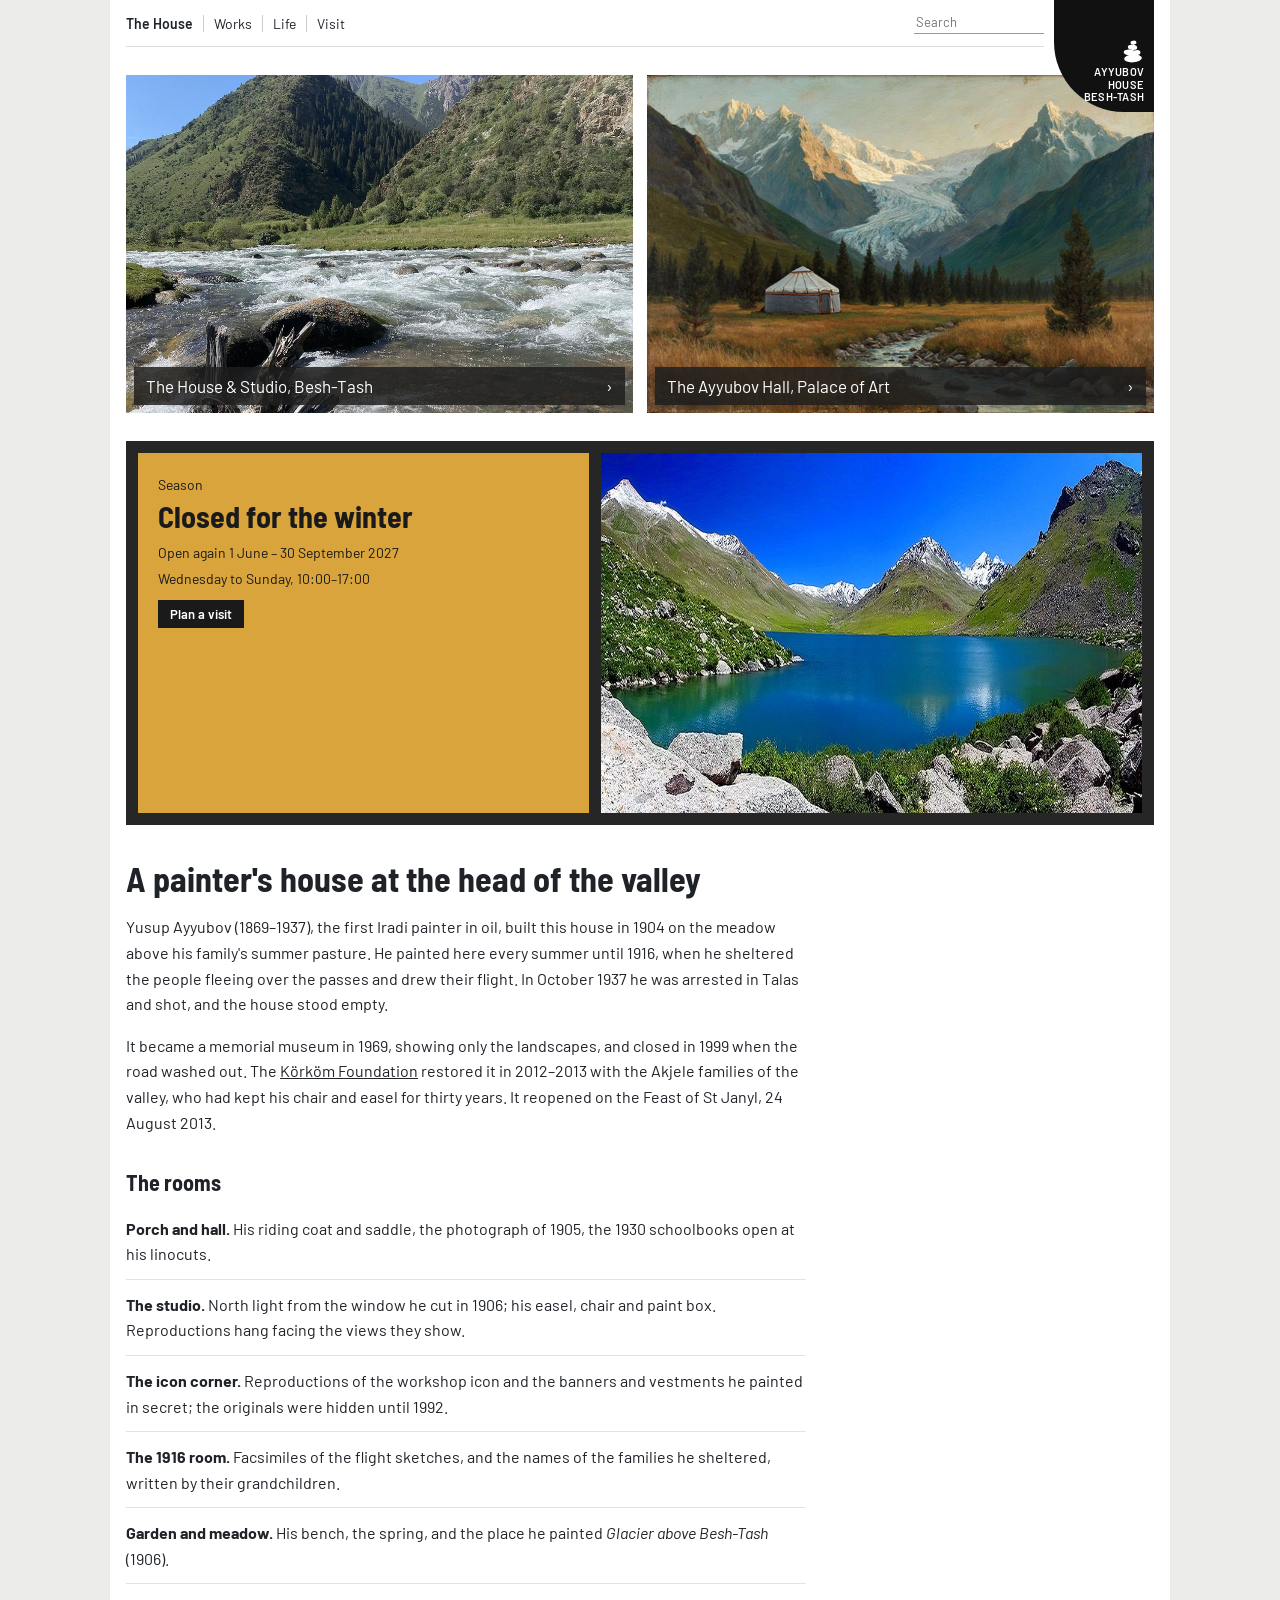
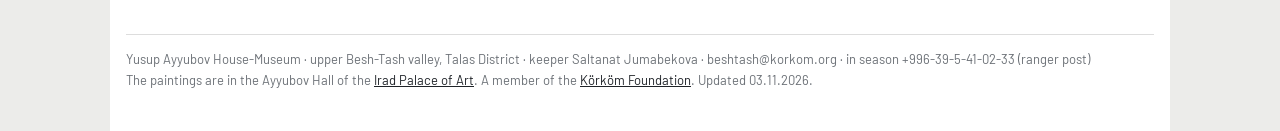
<file: index.html>
<!DOCTYPE html>
<html lang="en">
<head>
<meta charset="utf-8">
<meta name="viewport" content="width=device-width, initial-scale=1">
<title>Yusup Ayyubov House-Museum, Besh-Tash</title>
<meta name="description" content="The house and studio of the painter Yusup Ayyubov in the upper Besh-Tash valley, restored in 2013. Open 1 June to 30 September.">
<link rel="canonical" href="https://besh-tash.korkom.org/">
<meta property="og:type" content="website">
<meta property="og:title" content="Yusup Ayyubov House-Museum, Besh-Tash">
<meta property="og:description" content="The house and studio of the painter Yusup Ayyubov in the upper Besh-Tash valley, restored in 2013. Open 1 June to 30 September.">
<meta property="og:url" content="https://besh-tash.korkom.org/">
<meta property="og:image" content="https://besh-tash.korkom.org/img/og-image.jpg">
<meta name="twitter:card" content="summary_large_image">
<link rel="icon" href="favicon.svg" type="image/svg+xml">
<link rel="preconnect" href="https://fonts.googleapis.com">
<link href="https://fonts.googleapis.com/css2?family=Barlow:wght@400;600&family=Barlow+Semi+Condensed:wght@700&display=swap" rel="stylesheet">
<link rel="stylesheet" href="css/site.css">
</head>
<body>
<div class="col">
<a class="badge" href="index.html"><svg xmlns="http://www.w3.org/2000/svg" viewBox="0 0 64 64" width="30" height="30"><rect width="64" height="64" fill="transparent"/><ellipse cx="32" cy="52" rx="19" ry="8.5" transform="rotate(-4 32 52)" fill="#fff"/><ellipse cx="25" cy="39.5" rx="13" ry="6.5" transform="rotate(6 25 39.5)" fill="#fff"/><ellipse cx="38.5" cy="40" rx="9.5" ry="5.6" transform="rotate(-10 38.5 40)" fill="#fff"/><ellipse cx="31" cy="28.5" rx="10" ry="5.4" transform="rotate(4 31 28.5)" fill="#fff"/><ellipse cx="33" cy="18.5" rx="6.4" ry="4.3" transform="rotate(-8 33 18.5)" fill="#fff"/></svg><span>Ayyubov<br>House<br>Besh-Tash</span></a>
<div class="top"><nav><a href="index.html" class="on">The House</a><a href="works.html">Works</a><a href="life.html">Life</a><a href="visit.html">Visit</a></nav><label for="s" style="position:absolute;left:-9999px">Search</label><input id="s" type="search" placeholder="Search"></div>
<div class="tiles">
<a class="tile" href="visit.html" style="background-image:url(img/valley.jpg)"><span>The House &amp; Studio, Besh-Tash</span></a>
<a class="tile" href="https://palace.korkom.org/ayyubov.html" style="background-image:url(img/w-ayyubov-glacier-besh-tash.jpg)"><span>The Ayyubov Hall, Palace of Art</span></a></div>
<div class="band"><div class="card"><small>Season</small><h2>Closed for the winter</h2><small>Open again 1 June – 30 September 2027<br>Wednesday to Sunday, 10:00–17:00</small><br><a class="btn" href="visit.html">Plan a visit</a></div>
<img src="img/lake.jpg" alt="The upper lake above the house"></div>
<div class="text"><h1>A painter's house at the head of the valley</h1>
<p>Yusup Ayyubov (1869–1937), the first Iradi painter in oil, built this house in 1904 on the meadow above his family's summer pasture. He painted here every summer until 1916, when he sheltered the people fleeing over the passes and drew their flight. In October 1937 he was arrested in Talas and shot, and the house stood empty.</p>
<p>It became a memorial museum in 1969, showing only the landscapes, and closed in 1999 when the road washed out. The <a href="https://korkom.org/">Körköm Foundation</a> restored it in 2012–2013 with the Akjele families of the valley, who had kept his chair and easel for thirty years. It reopened on the Feast of St Janyl, 24 August 2013.</p>
<h2 class="s">The rooms</h2><ul class="rooms">
<li><b>Porch and hall.</b> His riding coat and saddle, the photograph of 1905, the 1930 schoolbooks open at his linocuts.</li>
<li><b>The studio.</b> North light from the window he cut in 1906; his easel, chair and paint box. Reproductions hang facing the views they show.</li>
<li><b>The icon corner.</b> Reproductions of the workshop icon and the banners and vestments he painted in secret; the originals were hidden until 1992.</li>
<li><b>The 1916 room.</b> Facsimiles of the flight sketches, and the names of the families he sheltered, written by their grandchildren.</li>
<li><b>Garden and meadow.</b> His bench, the spring, and the place he painted <i>Glacier above Besh-Tash</i> (1906).</li></ul></div>
<footer>Yusup Ayyubov House-Museum · upper Besh-Tash valley, Talas District · keeper Saltanat Jumabekova · beshtash@korkom.org · in season +996-39-5-41-02-33 (ranger post)<br>
The paintings are in the Ayyubov Hall of the <a href="https://palace.korkom.org/ayyubov.html">Irad Palace of Art</a>. A member of the <a href="https://korkom.org/">Körköm Foundation</a>. Updated 03.11.2026.</footer>
</div>
</body>
</html>
</file>
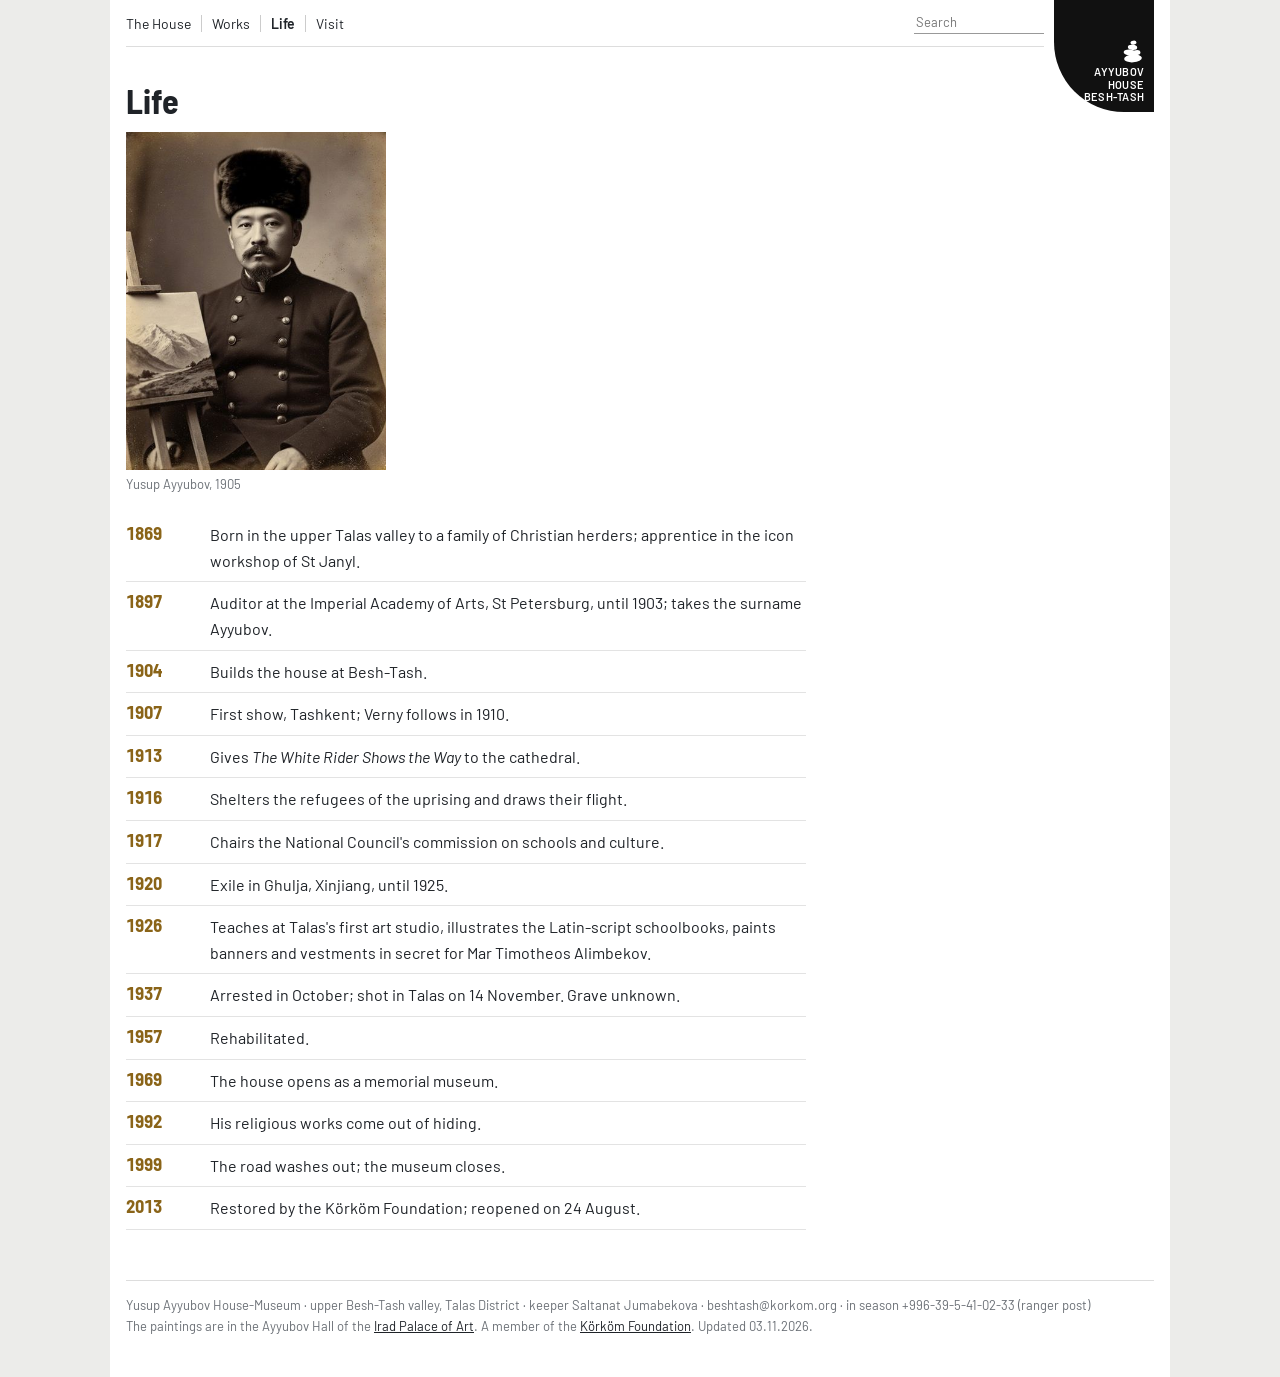
<file: life.html>
<!DOCTYPE html>
<html lang="en">
<head>
<meta charset="utf-8">
<meta name="viewport" content="width=device-width, initial-scale=1">
<title>Life - Ayyubov House-Museum</title>
<meta name="description" content="Yusup Ayyubov (1869-1937): icon workshop, St Petersburg, Besh-Tash, exile in Ghulja, arrest and rehabilitation.">
<link rel="canonical" href="https://besh-tash.korkom.org/life.html">
<meta property="og:type" content="website">
<meta property="og:title" content="Life - Ayyubov House-Museum">
<meta property="og:description" content="Yusup Ayyubov (1869-1937): icon workshop, St Petersburg, Besh-Tash, exile in Ghulja, arrest and rehabilitation.">
<meta property="og:url" content="https://besh-tash.korkom.org/life.html">
<meta property="og:image" content="https://besh-tash.korkom.org/img/og-image.jpg">
<meta name="twitter:card" content="summary_large_image">
<link rel="icon" href="favicon.svg" type="image/svg+xml">
<link rel="preconnect" href="https://fonts.googleapis.com">
<link href="https://fonts.googleapis.com/css2?family=Barlow:wght@400;600&family=Barlow+Semi+Condensed:wght@700&display=swap" rel="stylesheet">
<link rel="stylesheet" href="css/site.css">
</head>
<body>
<div class="col">
<a class="badge" href="index.html"><svg xmlns="http://www.w3.org/2000/svg" viewBox="0 0 64 64" width="30" height="30"><rect width="64" height="64" fill="transparent"/><ellipse cx="32" cy="52" rx="19" ry="8.5" transform="rotate(-4 32 52)" fill="#fff"/><ellipse cx="25" cy="39.5" rx="13" ry="6.5" transform="rotate(6 25 39.5)" fill="#fff"/><ellipse cx="38.5" cy="40" rx="9.5" ry="5.6" transform="rotate(-10 38.5 40)" fill="#fff"/><ellipse cx="31" cy="28.5" rx="10" ry="5.4" transform="rotate(4 31 28.5)" fill="#fff"/><ellipse cx="33" cy="18.5" rx="6.4" ry="4.3" transform="rotate(-8 33 18.5)" fill="#fff"/></svg><span>Ayyubov<br>House<br>Besh-Tash</span></a>
<div class="top"><nav><a href="index.html">The House</a><a href="works.html">Works</a><a href="life.html" class="on">Life</a><a href="visit.html">Visit</a></nav><label for="s" style="position:absolute;left:-9999px">Search</label><input id="s" type="search" placeholder="Search"></div>
<h1>Life</h1><figure style="max-width:260px;margin-bottom:20px"><img src="img/portrait.jpg" alt="Yusup Ayyubov in 1905"><figcaption>Yusup Ayyubov, 1905</figcaption></figure>
<ul class="time"><li><b>1869</b><span>Born in the upper Talas valley to a family of Christian herders; apprentice in the icon workshop of St Janyl.</span></li><li><b>1897</b><span>Auditor at the Imperial Academy of Arts, St Petersburg, until 1903; takes the surname Ayyubov.</span></li><li><b>1904</b><span>Builds the house at Besh-Tash.</span></li><li><b>1907</b><span>First show, Tashkent; Verny follows in 1910.</span></li><li><b>1913</b><span>Gives <i>The White Rider Shows the Way</i> to the cathedral.</span></li><li><b>1916</b><span>Shelters the refugees of the uprising and draws their flight.</span></li><li><b>1917</b><span>Chairs the National Council's commission on schools and culture.</span></li><li><b>1920</b><span>Exile in Ghulja, Xinjiang, until 1925.</span></li><li><b>1926</b><span>Teaches at Talas's first art studio, illustrates the Latin-script schoolbooks, paints banners and vestments in secret for Mar Timotheos Alimbekov.</span></li><li><b>1937</b><span>Arrested in October; shot in Talas on 14 November. Grave unknown.</span></li><li><b>1957</b><span>Rehabilitated.</span></li><li><b>1969</b><span>The house opens as a memorial museum.</span></li><li><b>1992</b><span>His religious works come out of hiding.</span></li><li><b>1999</b><span>The road washes out; the museum closes.</span></li><li><b>2013</b><span>Restored by the Körköm Foundation; reopened on 24 August.</span></li></ul>
<footer>Yusup Ayyubov House-Museum · upper Besh-Tash valley, Talas District · keeper Saltanat Jumabekova · beshtash@korkom.org · in season +996-39-5-41-02-33 (ranger post)<br>
The paintings are in the Ayyubov Hall of the <a href="https://palace.korkom.org/ayyubov.html">Irad Palace of Art</a>. A member of the <a href="https://korkom.org/">Körköm Foundation</a>. Updated 03.11.2026.</footer>
</div>
</body>
</html>
</file>
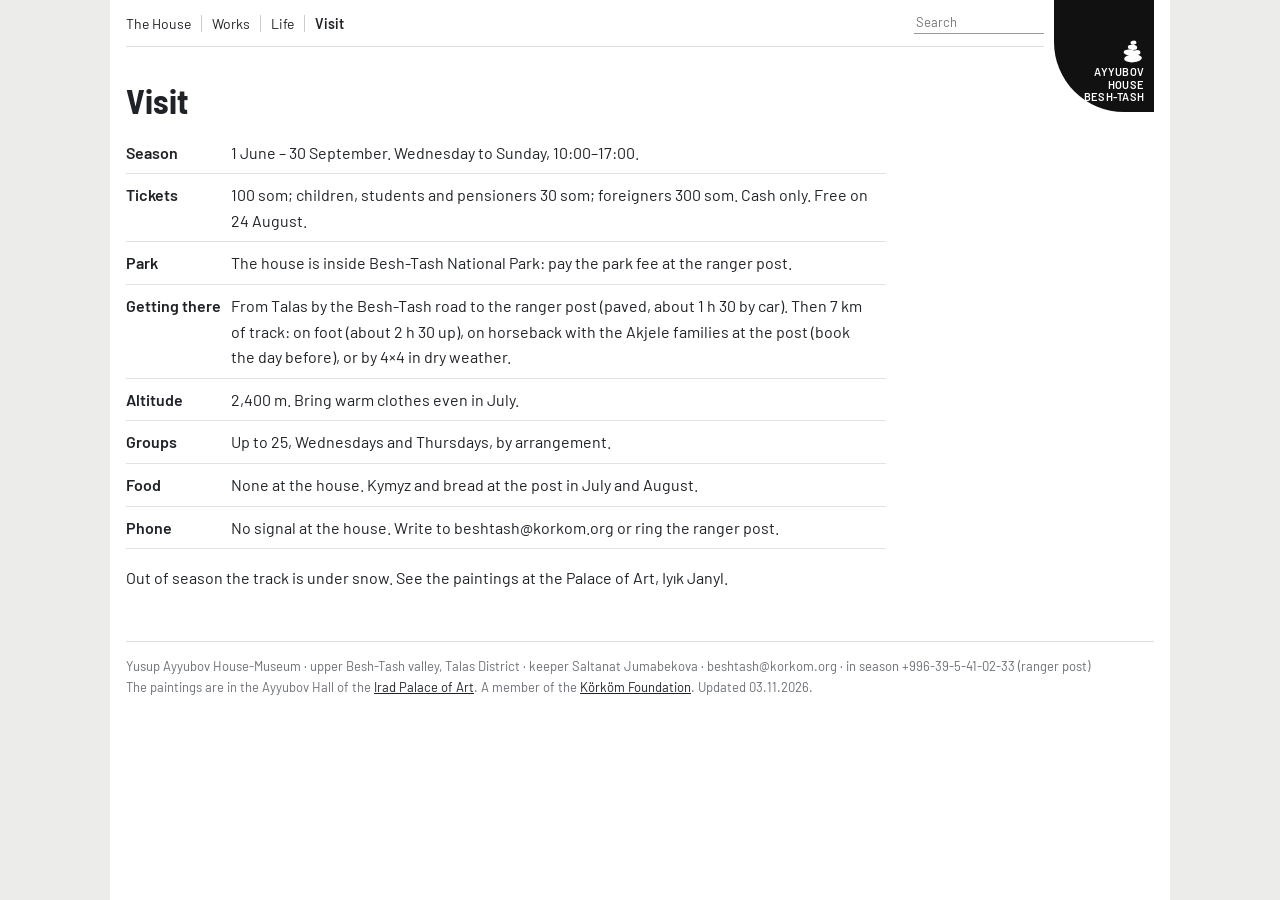
<file: visit.html>
<!DOCTYPE html>
<html lang="en">
<head>
<meta charset="utf-8">
<meta name="viewport" content="width=device-width, initial-scale=1">
<title>Visit - Ayyubov House-Museum</title>
<meta name="description" content="Visiting the Ayyubov House-Museum, Besh-Tash: season, tickets, the track from the ranger post, altitude.">
<link rel="canonical" href="https://besh-tash.korkom.org/visit.html">
<meta property="og:type" content="website">
<meta property="og:title" content="Visit - Ayyubov House-Museum">
<meta property="og:description" content="Visiting the Ayyubov House-Museum, Besh-Tash: season, tickets, the track from the ranger post, altitude.">
<meta property="og:url" content="https://besh-tash.korkom.org/visit.html">
<meta property="og:image" content="https://besh-tash.korkom.org/img/og-image.jpg">
<meta name="twitter:card" content="summary_large_image">
<link rel="icon" href="favicon.svg" type="image/svg+xml">
<link rel="preconnect" href="https://fonts.googleapis.com">
<link href="https://fonts.googleapis.com/css2?family=Barlow:wght@400;600&family=Barlow+Semi+Condensed:wght@700&display=swap" rel="stylesheet">
<link rel="stylesheet" href="css/site.css">
</head>
<body>
<div class="col">
<a class="badge" href="index.html"><svg xmlns="http://www.w3.org/2000/svg" viewBox="0 0 64 64" width="30" height="30"><rect width="64" height="64" fill="transparent"/><ellipse cx="32" cy="52" rx="19" ry="8.5" transform="rotate(-4 32 52)" fill="#fff"/><ellipse cx="25" cy="39.5" rx="13" ry="6.5" transform="rotate(6 25 39.5)" fill="#fff"/><ellipse cx="38.5" cy="40" rx="9.5" ry="5.6" transform="rotate(-10 38.5 40)" fill="#fff"/><ellipse cx="31" cy="28.5" rx="10" ry="5.4" transform="rotate(4 31 28.5)" fill="#fff"/><ellipse cx="33" cy="18.5" rx="6.4" ry="4.3" transform="rotate(-8 33 18.5)" fill="#fff"/></svg><span>Ayyubov<br>House<br>Besh-Tash</span></a>
<div class="top"><nav><a href="index.html">The House</a><a href="works.html">Works</a><a href="life.html">Life</a><a href="visit.html" class="on">Visit</a></nav><label for="s" style="position:absolute;left:-9999px">Search</label><input id="s" type="search" placeholder="Search"></div>
<h1>Visit</h1><div class="scroll"><table class="info">
<tr><td>Season</td><td>1 June – 30 September. Wednesday to Sunday, 10:00–17:00.</td></tr>
<tr><td>Tickets</td><td>100 som; children, students and pensioners 30 som; foreigners 300 som. Cash only. Free on 24 August.</td></tr>
<tr><td>Park</td><td>The house is inside Besh-Tash National Park: pay the park fee at the ranger post.</td></tr>
<tr><td>Getting there</td><td>From Talas by the Besh-Tash road to the ranger post (paved, about 1 h 30 by car). Then 7 km of track: on foot (about 2 h 30 up), on horseback with the Akjele families at the post (book the day before), or by 4×4 in dry weather.</td></tr>
<tr><td>Altitude</td><td>2,400 m. Bring warm clothes even in July.</td></tr>
<tr><td>Groups</td><td>Up to 25, Wednesdays and Thursdays, by arrangement.</td></tr>
<tr><td>Food</td><td>None at the house. Kymyz and bread at the post in July and August.</td></tr>
<tr><td>Phone</td><td>No signal at the house. Write to beshtash@korkom.org or ring the ranger post.</td></tr></table></div>
<p class="text">Out of season the track is under snow. See the paintings at the Palace of Art, Iyık Janyl.</p>
<footer>Yusup Ayyubov House-Museum · upper Besh-Tash valley, Talas District · keeper Saltanat Jumabekova · beshtash@korkom.org · in season +996-39-5-41-02-33 (ranger post)<br>
The paintings are in the Ayyubov Hall of the <a href="https://palace.korkom.org/ayyubov.html">Irad Palace of Art</a>. A member of the <a href="https://korkom.org/">Körköm Foundation</a>. Updated 03.11.2026.</footer>
</div>
</body>
</html>
</file>
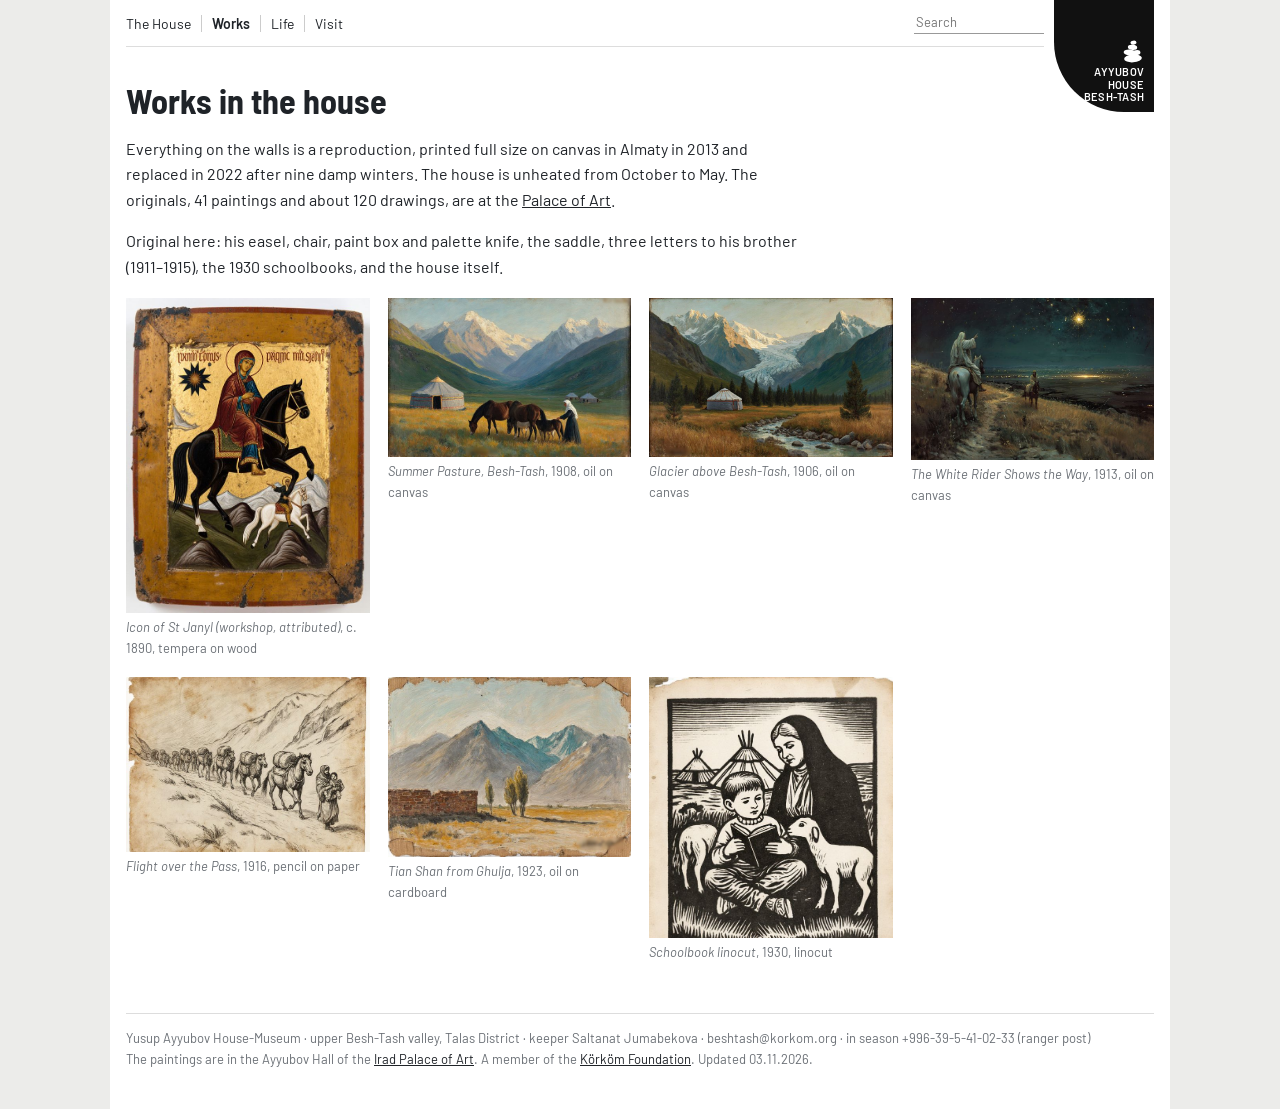
<file: works.html>
<!DOCTYPE html>
<html lang="en">
<head>
<meta charset="utf-8">
<meta name="viewport" content="width=device-width, initial-scale=1">
<title>Works - Ayyubov House-Museum</title>
<meta name="description" content="Reproductions in the Ayyubov house at Besh-Tash and where the original paintings hang.">
<link rel="canonical" href="https://besh-tash.korkom.org/works.html">
<meta property="og:type" content="website">
<meta property="og:title" content="Works - Ayyubov House-Museum">
<meta property="og:description" content="Reproductions in the Ayyubov house at Besh-Tash and where the original paintings hang.">
<meta property="og:url" content="https://besh-tash.korkom.org/works.html">
<meta property="og:image" content="https://besh-tash.korkom.org/img/og-image.jpg">
<meta name="twitter:card" content="summary_large_image">
<link rel="icon" href="favicon.svg" type="image/svg+xml">
<link rel="preconnect" href="https://fonts.googleapis.com">
<link href="https://fonts.googleapis.com/css2?family=Barlow:wght@400;600&family=Barlow+Semi+Condensed:wght@700&display=swap" rel="stylesheet">
<link rel="stylesheet" href="css/site.css">
</head>
<body>
<div class="col">
<a class="badge" href="index.html"><svg xmlns="http://www.w3.org/2000/svg" viewBox="0 0 64 64" width="30" height="30"><rect width="64" height="64" fill="transparent"/><ellipse cx="32" cy="52" rx="19" ry="8.5" transform="rotate(-4 32 52)" fill="#fff"/><ellipse cx="25" cy="39.5" rx="13" ry="6.5" transform="rotate(6 25 39.5)" fill="#fff"/><ellipse cx="38.5" cy="40" rx="9.5" ry="5.6" transform="rotate(-10 38.5 40)" fill="#fff"/><ellipse cx="31" cy="28.5" rx="10" ry="5.4" transform="rotate(4 31 28.5)" fill="#fff"/><ellipse cx="33" cy="18.5" rx="6.4" ry="4.3" transform="rotate(-8 33 18.5)" fill="#fff"/></svg><span>Ayyubov<br>House<br>Besh-Tash</span></a>
<div class="top"><nav><a href="index.html">The House</a><a href="works.html" class="on">Works</a><a href="life.html">Life</a><a href="visit.html">Visit</a></nav><label for="s" style="position:absolute;left:-9999px">Search</label><input id="s" type="search" placeholder="Search"></div>
<div class="text"><h1>Works in the house</h1>
<p>Everything on the walls is a reproduction, printed full size on canvas in Almaty in 2013 and replaced in 2022 after nine damp winters. The house is unheated from October to May. The originals, 41 paintings and about 120 drawings, are at the <a href="https://palace.korkom.org/ayyubov.html">Palace of Art</a>.</p>
<p>Original here: his easel, chair, paint box and palette knife, the saddle, three letters to his brother (1911–1915), the 1930 schoolbooks, and the house itself.</p></div>
<div class="works"><figure><img src="img/w-ayyubov-icon-st-janyl.jpg" alt="Icon of St Janyl (workshop, attributed)"><figcaption><i>Icon of St Janyl (workshop, attributed)</i>, c. 1890, tempera on wood</figcaption></figure><figure><img src="img/w-ayyubov-summer-pasture.jpg" alt="Summer Pasture, Besh-Tash"><figcaption><i>Summer Pasture, Besh-Tash</i>, 1908, oil on canvas</figcaption></figure><figure><img src="img/w-ayyubov-glacier-besh-tash.jpg" alt="Glacier above Besh-Tash"><figcaption><i>Glacier above Besh-Tash</i>, 1906, oil on canvas</figcaption></figure><figure><img src="img/w-ayyubov-white-rider.jpg" alt="The White Rider Shows the Way"><figcaption><i>The White Rider Shows the Way</i>, 1913, oil on canvas</figcaption></figure><figure><img src="img/w-ayyubov-flight-1916.jpg" alt="Flight over the Pass"><figcaption><i>Flight over the Pass</i>, 1916, pencil on paper</figcaption></figure><figure><img src="img/w-ayyubov-ghulja-tian-shan.jpg" alt="Tian Shan from Ghulja"><figcaption><i>Tian Shan from Ghulja</i>, 1923, oil on cardboard</figcaption></figure><figure><img src="img/w-ayyubov-schoolbook.jpg" alt="Schoolbook linocut"><figcaption><i>Schoolbook linocut</i>, 1930, linocut</figcaption></figure></div>
<footer>Yusup Ayyubov House-Museum · upper Besh-Tash valley, Talas District · keeper Saltanat Jumabekova · beshtash@korkom.org · in season +996-39-5-41-02-33 (ranger post)<br>
The paintings are in the Ayyubov Hall of the <a href="https://palace.korkom.org/ayyubov.html">Irad Palace of Art</a>. A member of the <a href="https://korkom.org/">Körköm Foundation</a>. Updated 03.11.2026.</footer>
</div>
</body>
</html>
</file>
<file: css/site.css>
:root{--page:#ececea;--col:#fff;--ink:#1f2328;--mute:#6b7076;--ochre:#d9a43b;--dark:#262626;
--sans:'Barlow',Arial,sans-serif;--cond:'Barlow Semi Condensed','Arial Narrow',sans-serif}
*{box-sizing:border-box}
body{margin:0;background:var(--page);color:var(--ink);font:16px/1.6 var(--sans)}
a{color:var(--ink)}
a:focus-visible{outline:2px solid var(--ochre);outline-offset:2px}
.badge svg{margin-right:-4px}
.col{max-width:1060px;margin:0 auto;background:var(--col);padding-left:max(16px,env(safe-area-inset-left,0px));padding-right:max(16px,env(safe-area-inset-right,0px));padding-block:0 40px;position:relative;min-height:100vh}
.top{display:flex;justify-content:space-between;align-items:center;gap:12px;padding-block:10px;border-bottom:1px solid #ddd;margin-right:110px;flex-wrap:wrap}
.top nav a{font:14px var(--sans);text-decoration:none;color:var(--ink);padding:0 10px;border-left:1px solid #ccc}
.top nav a:first-child{border-left:0;padding-left:0}
.top nav a.on{font-weight:600}
.top input{border:0;border-bottom:1px solid #999;font:13px var(--sans);padding:3px 2px;width:130px}
.badge{position:absolute;top:0;right:max(16px,env(safe-area-inset-right,0px));width:100px;height:112px;background:#111;color:#fff;border-radius:0 0 0 70px;display:flex;flex-direction:column;align-items:flex-end;justify-content:flex-end;gap:2px;padding:8px 10px;text-decoration:none;z-index:3;font:600 11px/1.15 var(--sans);text-transform:uppercase;text-align:right;letter-spacing:.02em}
.tiles{display:grid;grid-template-columns:repeat(auto-fit,minmax(300px,1fr));gap:14px;margin-top:28px}
.tile{position:relative;display:block;aspect-ratio:3/2;background:#999 center/cover;max-width:100%}
.tile span{position:absolute;left:8px;right:8px;bottom:8px;background:rgba(30,30,30,.82);color:#fff;font:17px var(--sans);padding:9px 12px;text-decoration:none}
.tile span::after{content:"›";float:right}
.band{background:var(--dark);padding:12px;margin-top:28px;display:grid;grid-template-columns:minmax(0,1fr) minmax(0,1.2fr);gap:12px}
@media (max-width:700px){.band{grid-template-columns:1fr}.top{margin-right:100px}}
.band .card{background:var(--ochre);padding:18px 20px;color:#1a1a1a}
.band .card small{font-size:14px}
.band .card h2{font:700 30px/1.1 var(--cond);margin:4px 0 6px}
.band .card .btn{display:inline-block;background:#1a1a1a;color:#fff;font:600 13px var(--sans);padding:6px 12px;text-decoration:none;margin-top:10px}
.band img{width:100%;height:100%;object-fit:cover;display:block;min-height:220px}
h1{font:700 34px/1.15 var(--cond);margin:34px 0 12px}
h2.s{font:700 22px/1.2 var(--cond);margin:34px 0 8px}
.text{max-width:680px}
.rooms{list-style:none;padding:0;margin:0}
.rooms li{padding:12px 0;border-bottom:1px solid #e3e3e3}
.time{list-style:none;padding:0;margin:0;max-width:680px}
.time li{display:grid;grid-template-columns:70px minmax(0,1fr);gap:14px;padding:8px 0;border-bottom:1px solid #e3e3e3}
.time b{font:700 18px var(--cond);color:#8a6418;font-variant-numeric:tabular-nums}
.works{display:grid;grid-template-columns:repeat(auto-fill,minmax(200px,1fr));gap:18px;margin-top:18px}
figure{margin:0}
figure img{width:100%;display:block}
figcaption{font-size:13px;color:var(--mute);margin-top:4px}
table.info{border-collapse:collapse;width:100%;max-width:760px}
table.info td{padding:8px 10px 8px 0;border-bottom:1px solid #e3e3e3;vertical-align:top}
table.info td:first-child{font-weight:600;white-space:nowrap}
.scroll{overflow-x:auto}
footer{margin-top:50px;border-top:1px solid #ddd;padding-top:14px;font-size:13px;color:var(--mute)}
</file>
